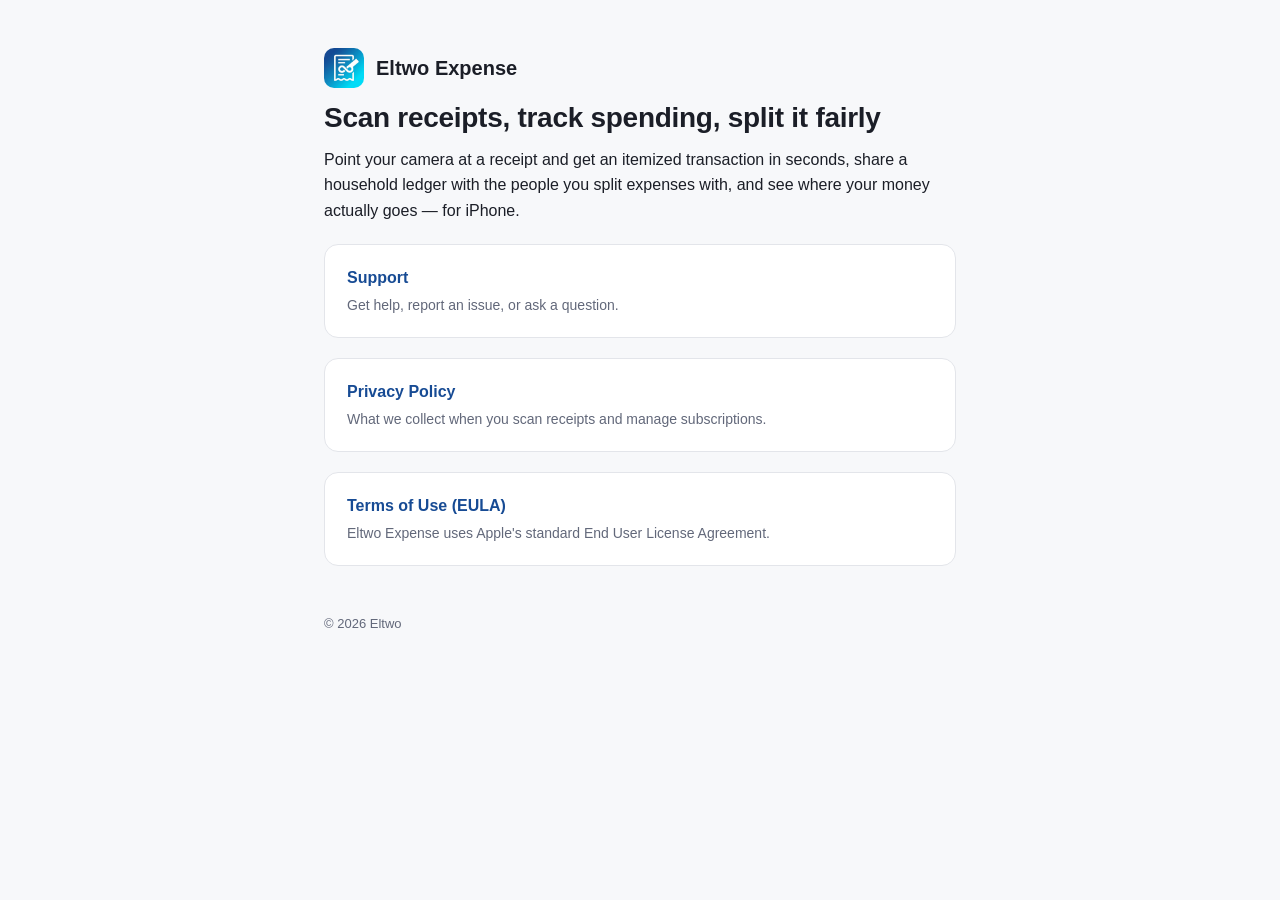
<file: index.html>
<!DOCTYPE html>
<html lang="en">
<head>
<meta charset="UTF-8">
<meta name="viewport" content="width=device-width, initial-scale=1">
<title>Eltwo Expense</title>
<link rel="stylesheet" href="style.css">
</head>
<body>
<div class="wrap">
  <header class="page">
    <img src="app-icon.png" alt="Eltwo Expense icon">
    <div class="name">Eltwo Expense</div>
  </header>

  <h1>Scan receipts, track spending, split it fairly</h1>
  <p>
    Point your camera at a receipt and get an itemized transaction in
    seconds, share a household ledger with the people you split expenses
    with, and see where your money actually goes — for iPhone.
  </p>

  <div class="card">
    <a href="support.html">Support</a>
    <div class="desc">Get help, report an issue, or ask a question.</div>
  </div>

  <div class="card">
    <a href="privacy-policy.html">Privacy Policy</a>
    <div class="desc">What we collect when you scan receipts and manage subscriptions.</div>
  </div>

  <div class="card">
    <a href="https://www.apple.com/legal/internet-services/itunes/dev/stdeula/">Terms of Use (EULA)</a>
    <div class="desc">Eltwo Expense uses Apple's standard End User License Agreement.</div>
  </div>

  <footer>&copy; 2026 Eltwo</footer>
</div>
</body>
</html>
</file>
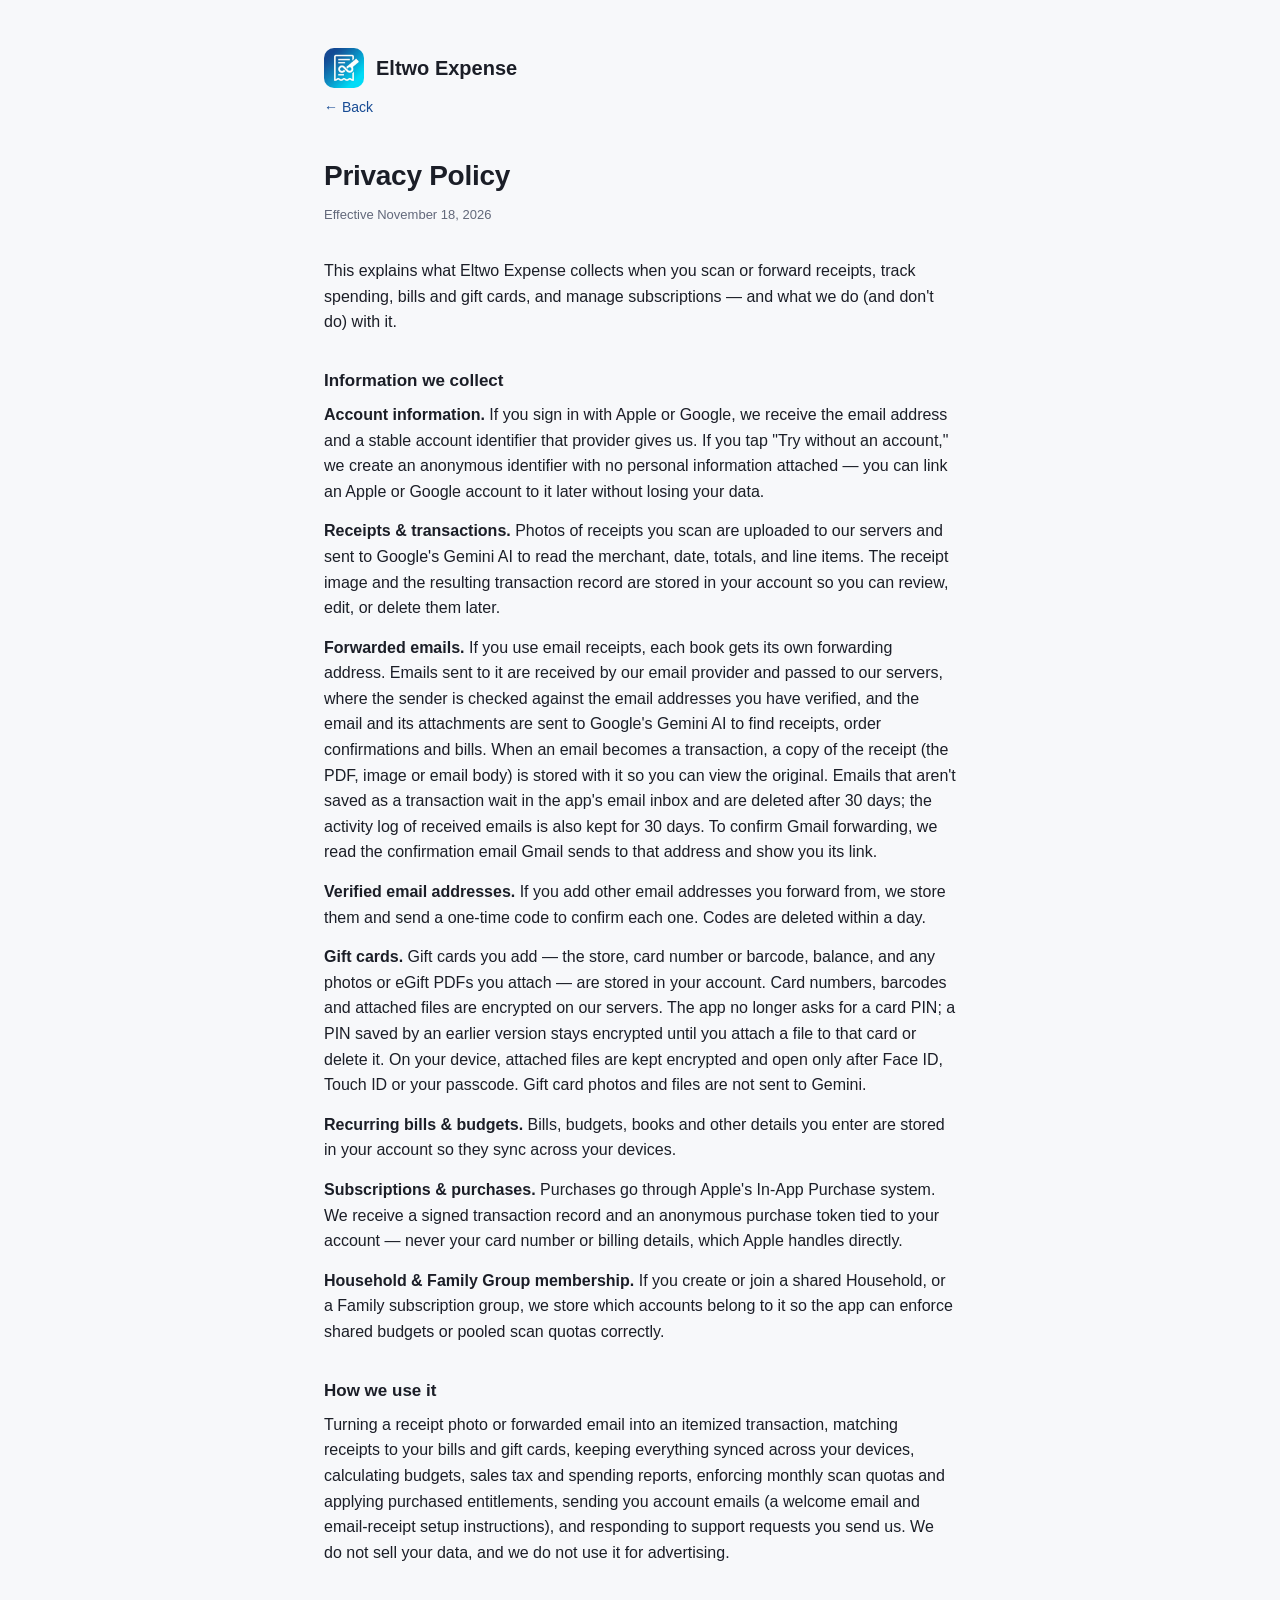
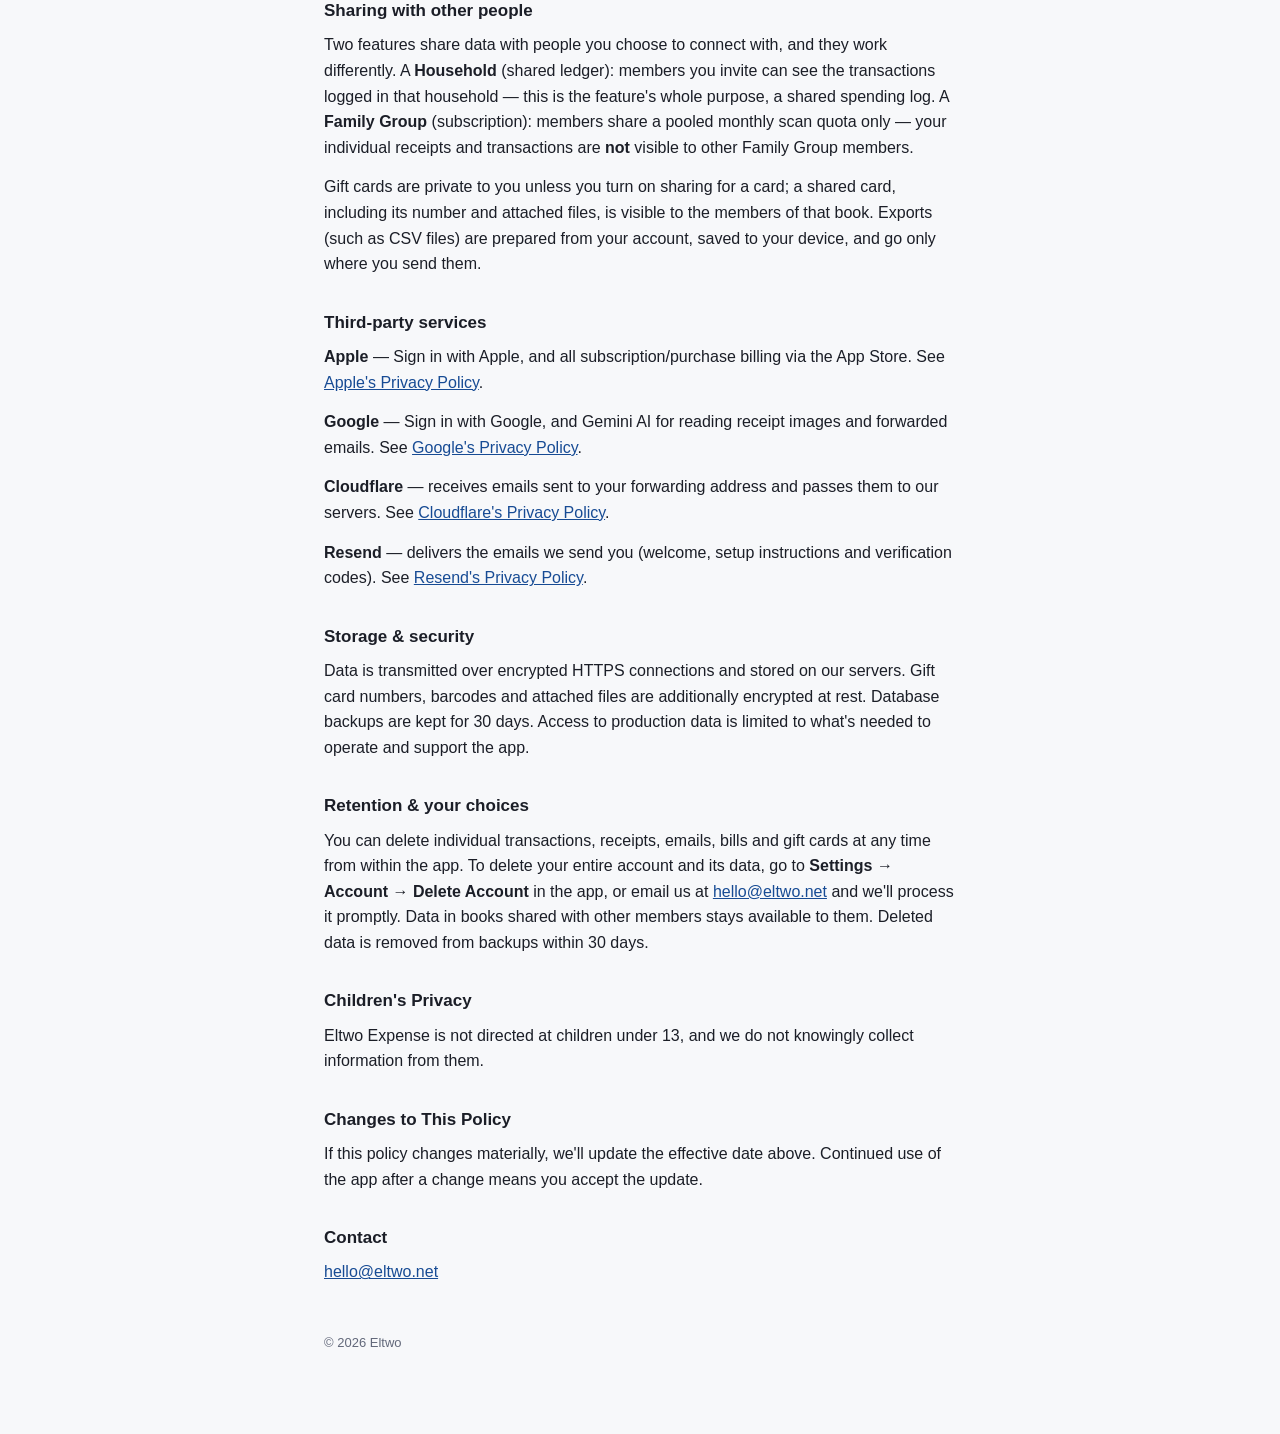
<file: privacy-policy.html>
<!DOCTYPE html>
<html lang="en">
<head>
<meta charset="UTF-8">
<meta name="viewport" content="width=device-width, initial-scale=1">
<title>Privacy Policy — Eltwo Expense</title>
<link rel="stylesheet" href="style.css">
</head>
<body>
<div class="wrap">
  <header class="page">
    <img src="app-icon.png" alt="Eltwo Expense icon">
    <div class="name">Eltwo Expense</div>
  </header>
  <nav class="crumbs"><a href="index.html">&larr; Back</a></nav>

  <h1>Privacy Policy</h1>
  <div class="updated">Effective November 18, 2026</div>

  <p>
    This explains what Eltwo Expense collects when you scan or forward
    receipts, track spending, bills and gift cards, and manage
    subscriptions — and what we do (and don't do) with it.
  </p>

  <h2>Information we collect</h2>
  <p>
    <strong>Account information.</strong> If you sign in with Apple or
    Google, we receive the email address and a stable account identifier
    that provider gives us. If you tap "Try without an account," we create
    an anonymous identifier with no personal information attached — you
    can link an Apple or Google account to it later without losing your
    data.
  </p>
  <p>
    <strong>Receipts &amp; transactions.</strong> Photos of receipts you
    scan are uploaded to our servers and sent to Google's Gemini AI to
    read the merchant, date, totals, and line items. The receipt image
    and the resulting transaction record are stored in your account so
    you can review, edit, or delete them later.
  </p>
  <p>
    <strong>Forwarded emails.</strong> If you use email receipts, each
    book gets its own forwarding address. Emails sent to it are received
    by our email provider and passed to our servers, where the sender is
    checked against the email addresses you have verified, and the email
    and its attachments are sent to Google's Gemini AI to find receipts,
    order confirmations and bills. When an email becomes a transaction,
    a copy of the receipt (the PDF, image or email body) is stored with
    it so you can view the original. Emails that aren't saved as a
    transaction wait in the app's email inbox and are deleted after 30
    days; the activity log of received emails is also kept for 30 days.
    To confirm Gmail forwarding, we read the confirmation email Gmail
    sends to that address and show you its link.
  </p>
  <p>
    <strong>Verified email addresses.</strong> If you add other email
    addresses you forward from, we store them and send a one-time code
    to confirm each one. Codes are deleted within a day.
  </p>
  <p>
    <strong>Gift cards.</strong> Gift cards you add — the store, card
    number or barcode, balance, and any photos or eGift PDFs you
    attach — are stored in your account. Card numbers, barcodes and
    attached files are encrypted on our servers. The app no longer asks
    for a card PIN; a PIN saved by an earlier version stays encrypted
    until you attach a file to that card or delete it. On your device, attached
    files are kept encrypted and open only after Face ID, Touch ID or your
    passcode. Gift card photos and files are not sent to Gemini.
  </p>
  <p>
    <strong>Recurring bills &amp; budgets.</strong> Bills, budgets, books
    and other details you enter are stored in your account so they sync
    across your devices.
  </p>
  <p>
    <strong>Subscriptions &amp; purchases.</strong> Purchases go through
    Apple's In-App Purchase system. We receive a signed transaction record
    and an anonymous purchase token tied to your account — never your card
    number or billing details, which Apple handles directly.
  </p>
  <p>
    <strong>Household &amp; Family Group membership.</strong> If you
    create or join a shared Household, or a Family subscription group, we
    store which accounts belong to it so the app can enforce shared
    budgets or pooled scan quotas correctly.
  </p>

  <h2>How we use it</h2>
  <p>
    Turning a receipt photo or forwarded email into an itemized
    transaction, matching receipts to your bills and gift cards, keeping
    everything synced across your devices, calculating budgets, sales tax
    and spending reports, enforcing monthly scan quotas and applying
    purchased entitlements, sending you account emails (a welcome email
    and email-receipt setup instructions), and responding to support
    requests you send us. We do not sell your
    data, and we do not use it for advertising.
  </p>

  <h2>Sharing with other people</h2>
  <p>
    Two features share data with people you choose to connect with, and
    they work differently. A <strong>Household</strong> (shared ledger):
    members you invite can see the transactions logged in that household
    — this is the feature's whole purpose, a shared spending log. A
    <strong>Family Group</strong> (subscription): members share a pooled
    monthly scan quota only — your individual receipts and transactions
    are <strong>not</strong> visible to other Family Group members.
  </p>
  <p>
    Gift cards are private to you unless you turn on sharing for a card;
    a shared card, including its number and attached files, is visible to
    the members of that book. Exports (such as CSV files) are prepared
    from your account, saved to your device, and go only where you send
    them.
  </p>

  <h2>Third-party services</h2>
  <p>
    <strong>Apple</strong> — Sign in with Apple, and all
    subscription/purchase billing via the App Store. See
    <a href="https://www.apple.com/legal/privacy/">Apple's Privacy Policy</a>.
  </p>
  <p>
    <strong>Google</strong> — Sign in with Google, and Gemini AI for
    reading receipt images and forwarded emails. See
    <a href="https://policies.google.com/privacy">Google's Privacy Policy</a>.
  </p>
  <p>
    <strong>Cloudflare</strong> — receives emails sent to your forwarding
    address and passes them to our servers. See
    <a href="https://www.cloudflare.com/privacypolicy/">Cloudflare's Privacy Policy</a>.
  </p>
  <p>
    <strong>Resend</strong> — delivers the emails we send you (welcome,
    setup instructions and verification codes). See
    <a href="https://resend.com/legal/privacy-policy">Resend's Privacy Policy</a>.
  </p>

  <h2>Storage &amp; security</h2>
  <p>
    Data is transmitted over encrypted HTTPS connections and stored on
    our servers. Gift card numbers, barcodes and attached files are
    additionally encrypted at rest. Database backups are kept for 30 days.
    Access to production data is limited to what's needed to operate and
    support the app.
  </p>

  <h2>Retention &amp; your choices</h2>
  <p>
    You can delete individual transactions, receipts, emails, bills and
    gift cards at any time from within the app. To delete your entire
    account and its data, go to <strong>Settings → Account → Delete
    Account</strong> in the app, or email us at
    <a href="mailto:hello@eltwo.net">hello@eltwo.net</a> and we'll process
    it promptly. Data in books shared with other members stays available
    to them. Deleted data is removed from backups within 30 days.
  </p>

  <h2>Children's Privacy</h2>
  <p>
    Eltwo Expense is not directed at children under 13, and we do not
    knowingly collect information from them.
  </p>

  <h2>Changes to This Policy</h2>
  <p>
    If this policy changes materially, we'll update the effective date
    above. Continued use of the app after a change means you accept the
    update.
  </p>

  <h2>Contact</h2>
  <p><a href="mailto:hello@eltwo.net">hello@eltwo.net</a></p>

  <footer>&copy; 2026 Eltwo</footer>
</div>
</body>
</html>
</file>
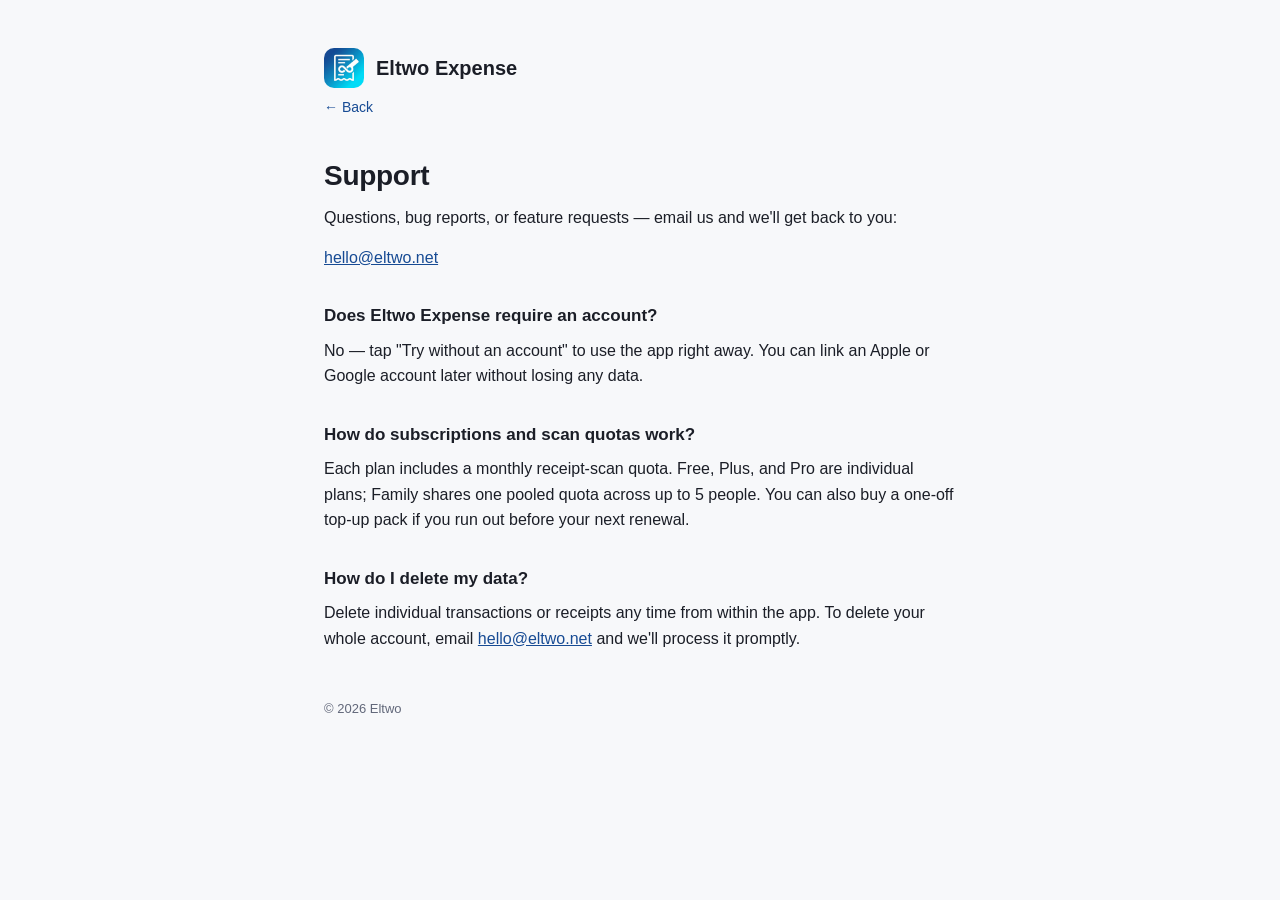
<file: support.html>
<!DOCTYPE html>
<html lang="en">
<head>
<meta charset="UTF-8">
<meta name="viewport" content="width=device-width, initial-scale=1">
<title>Support — Eltwo Expense</title>
<link rel="stylesheet" href="style.css">
</head>
<body>
<div class="wrap">
  <header class="page">
    <img src="app-icon.png" alt="Eltwo Expense icon">
    <div class="name">Eltwo Expense</div>
  </header>
  <nav class="crumbs"><a href="index.html">&larr; Back</a></nav>

  <h1>Support</h1>
  <p>
    Questions, bug reports, or feature requests — email us and we'll get
    back to you:
  </p>
  <p><a href="mailto:hello@eltwo.net">hello@eltwo.net</a></p>

  <h2>Does Eltwo Expense require an account?</h2>
  <p>
    No — tap "Try without an account" to use the app right away. You can
    link an Apple or Google account later without losing any data.
  </p>

  <h2>How do subscriptions and scan quotas work?</h2>
  <p>
    Each plan includes a monthly receipt-scan quota. Free, Plus, and Pro
    are individual plans; Family shares one pooled quota across up to 5
    people. You can also buy a one-off top-up pack if you run out before
    your next renewal.
  </p>

  <h2>How do I delete my data?</h2>
  <p>
    Delete individual transactions or receipts any time from within the
    app. To delete your whole account, email
    <a href="mailto:hello@eltwo.net">hello@eltwo.net</a> and we'll process
    it promptly.
  </p>

  <footer>&copy; 2026 Eltwo</footer>
</div>
</body>
</html>
</file>
<file: style.css>
:root {
  color-scheme: light dark;
  --bg: #F7F8FA;
  --surface: #FFFFFF;
  --border: #E3E5EA;
  --text: #1B1E27;
  --text-muted: #62687A;
  --accent: #174B94;
}

@media (prefers-color-scheme: dark) {
  :root {
    --bg: #0F1115;
    --surface: #181B21;
    --border: #2A2E38;
    --text: #EDEEF2;
    --text-muted: #9299AB;
    --accent: #6BB6FF;
  }
}

* { box-sizing: border-box; }

body {
  margin: 0;
  background: var(--bg);
  color: var(--text);
  font-family: -apple-system, BlinkMacSystemFont, "Segoe UI", Roboto, sans-serif;
  line-height: 1.6;
}

.wrap {
  max-width: 680px;
  margin: 0 auto;
  padding: 48px 24px 80px;
}

header.page {
  display: flex;
  align-items: center;
  gap: 12px;
  margin-bottom: 8px;
}

header.page img {
  width: 40px;
  height: 40px;
  border-radius: 10px;
}

header.page .name {
  font-size: 20px;
  font-weight: 700;
}

nav.crumbs {
  font-size: 14px;
  color: var(--text-muted);
  margin: 4px 0 36px;
}

nav.crumbs a {
  color: var(--accent);
  text-decoration: none;
}

nav.crumbs a:hover { text-decoration: underline; }

h1 {
  font-size: 28px;
  font-weight: 800;
  letter-spacing: -0.01em;
  margin: 0 0 6px;
}

.updated {
  font-size: 13px;
  color: var(--text-muted);
  margin-bottom: 32px;
}

h2 {
  font-size: 17px;
  font-weight: 700;
  margin: 32px 0 8px;
}

p {
  margin: 0 0 14px;
  color: var(--text);
}

a { color: var(--accent); }

.card {
  background: var(--surface);
  border: 1px solid var(--border);
  border-radius: 14px;
  padding: 20px 22px;
  margin: 20px 0;
}

.card a {
  font-weight: 600;
  text-decoration: none;
}
.card a:hover { text-decoration: underline; }

.card .desc {
  font-size: 14px;
  color: var(--text-muted);
  margin-top: 4px;
}

footer {
  margin-top: 48px;
  font-size: 13px;
  color: var(--text-muted);
}
</file>
